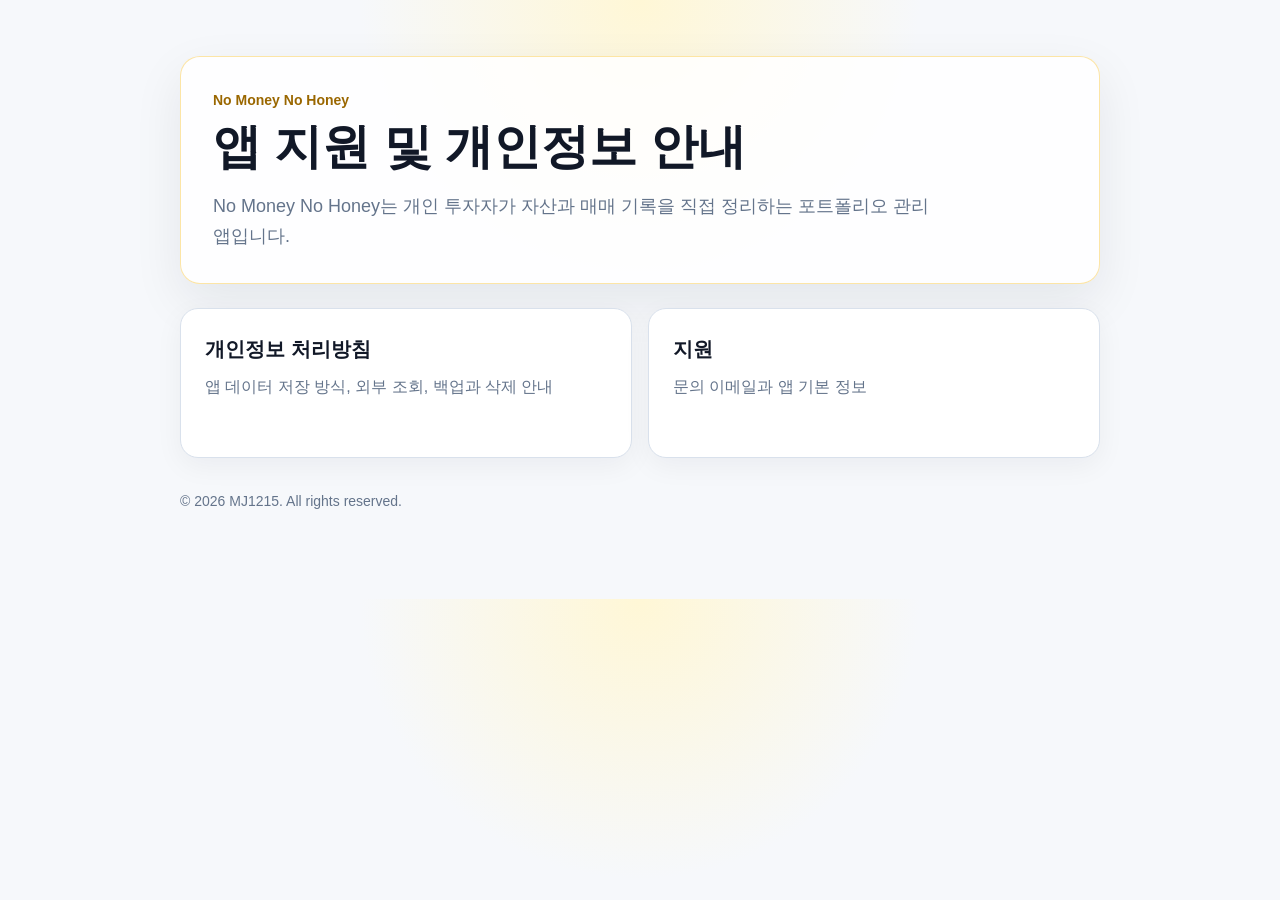
<file: index.html>
<!doctype html>
<html lang="ko">
  <head>
    <meta charset="utf-8" />
    <meta name="viewport" content="width=device-width, initial-scale=1" />
    <title>No Money No Honey</title>
    <meta
      name="description"
      content="No Money No Honey 개인정보 처리방침과 지원 안내"
    />
    <link rel="stylesheet" href="./styles.css" />
  </head>
  <body>
    <main class="page">
      <section class="hero">
        <p class="eyebrow">No Money No Honey</p>
        <h1>앱 지원 및 개인정보 안내</h1>
        <p class="lead">
          No Money No Honey는 개인 투자자가 자산과 매매 기록을 직접 정리하는
          포트폴리오 관리 앱입니다.
        </p>
      </section>

      <section class="cards" aria-label="문서 링크">
        <a class="card" href="./privacy/">
          <strong>개인정보 처리방침</strong>
          <span>앱 데이터 저장 방식, 외부 조회, 백업과 삭제 안내</span>
        </a>
        <a class="card" href="./support/">
          <strong>지원</strong>
          <span>문의 이메일과 앱 기본 정보</span>
        </a>
      </section>

      <p class="footer">© 2026 MJ1215. All rights reserved.</p>
    </main>
  </body>
</html>
</file>
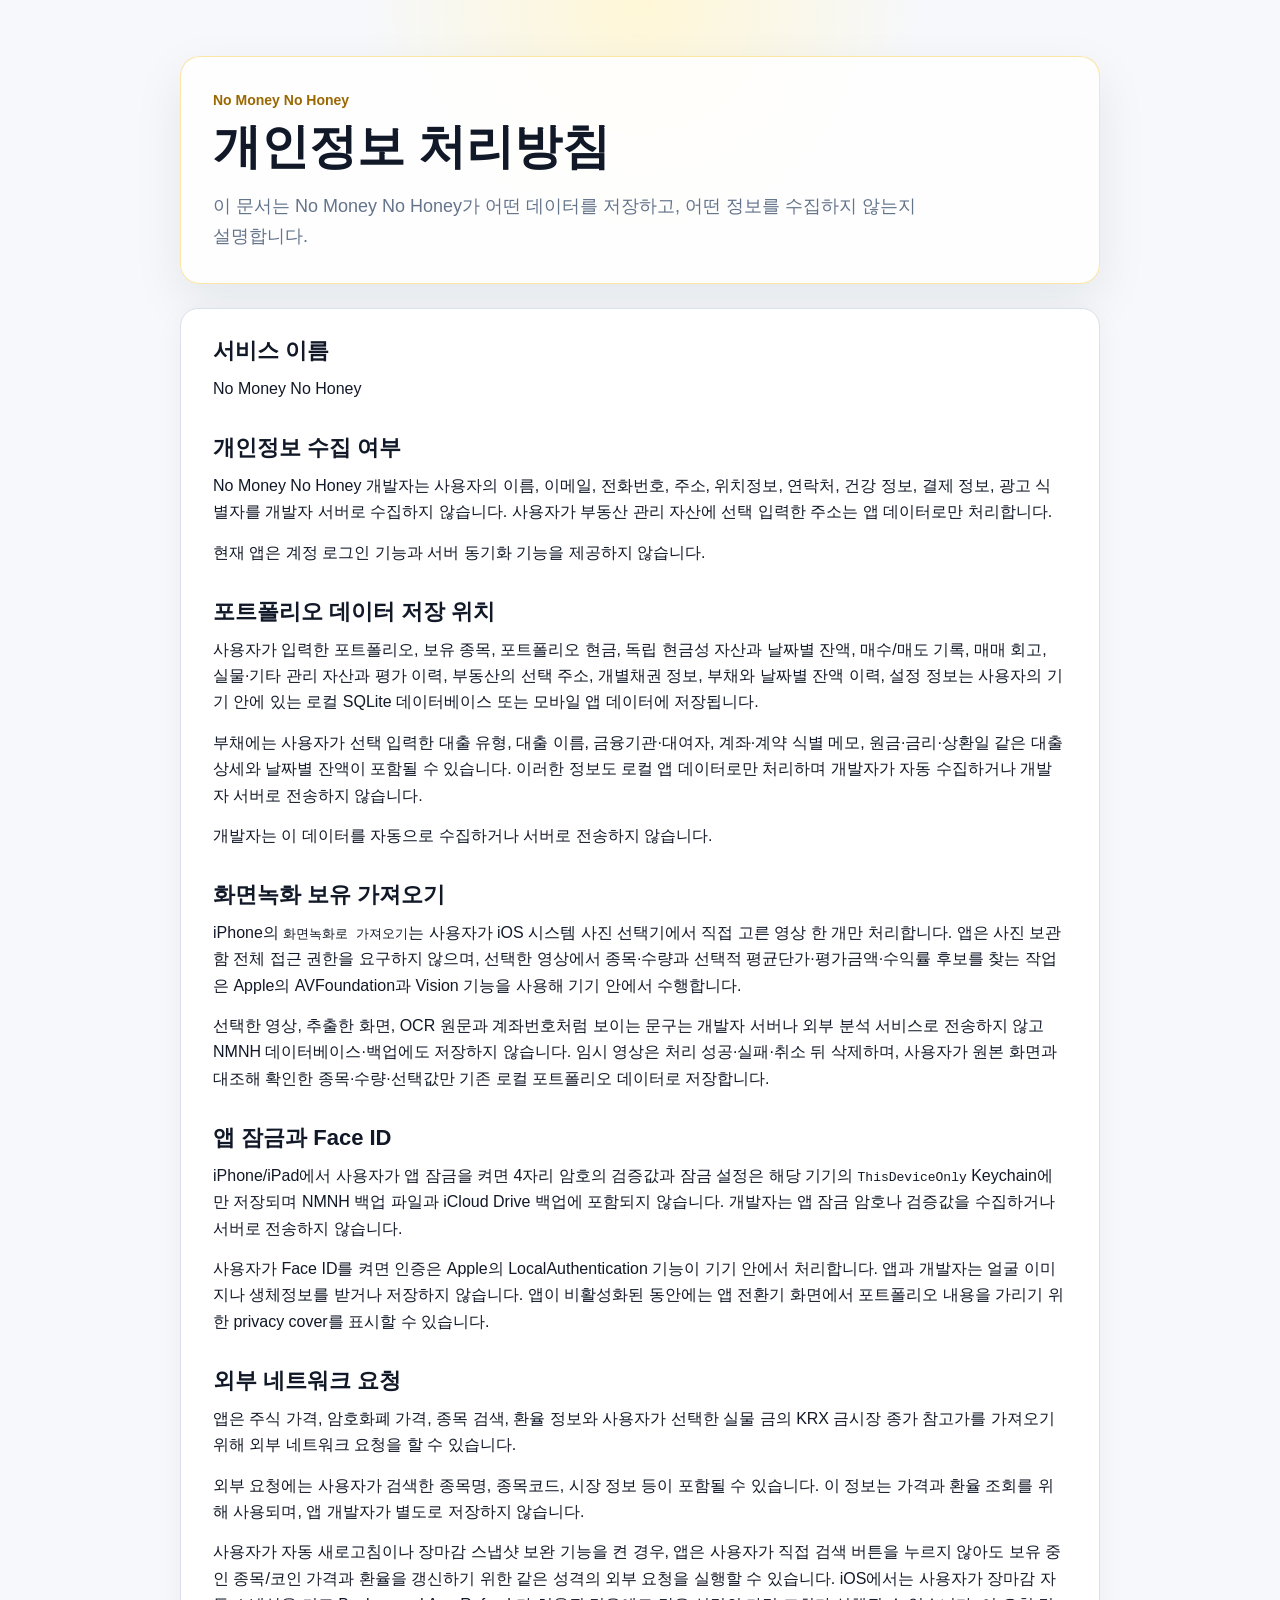
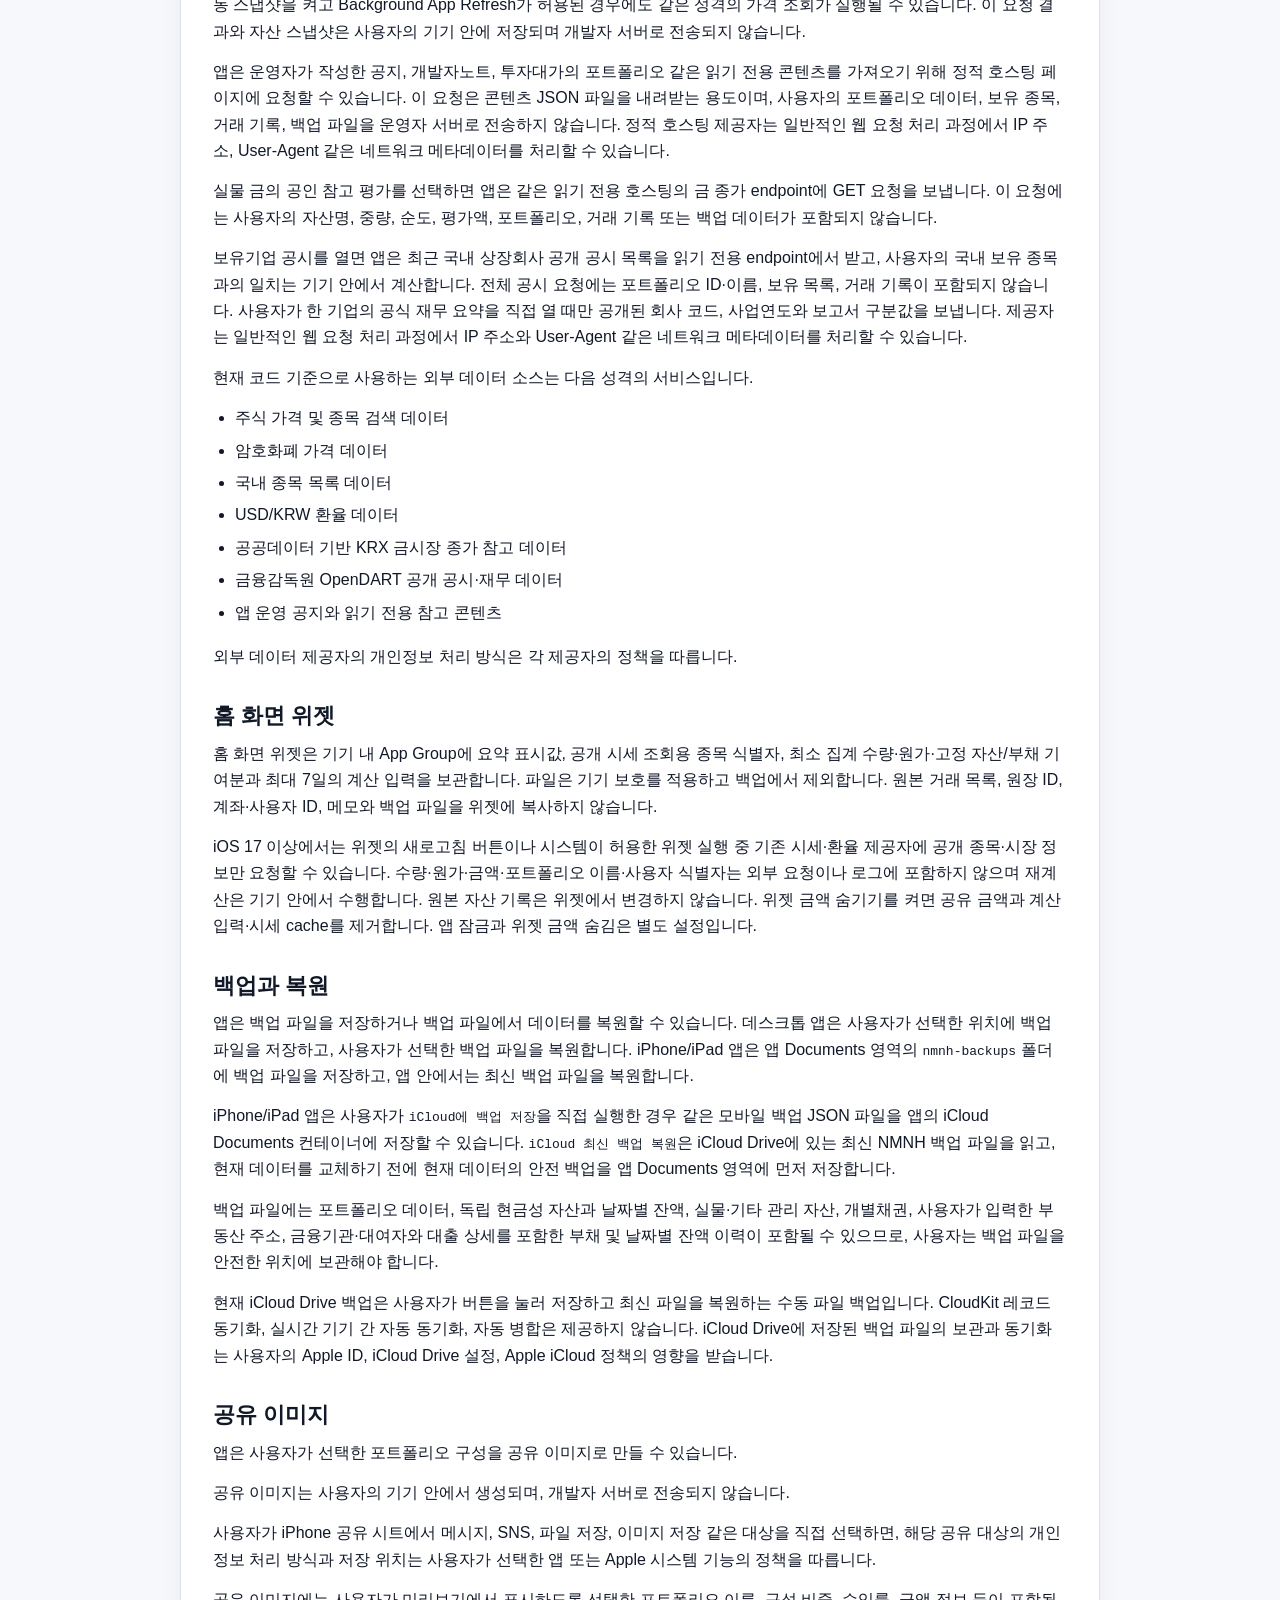
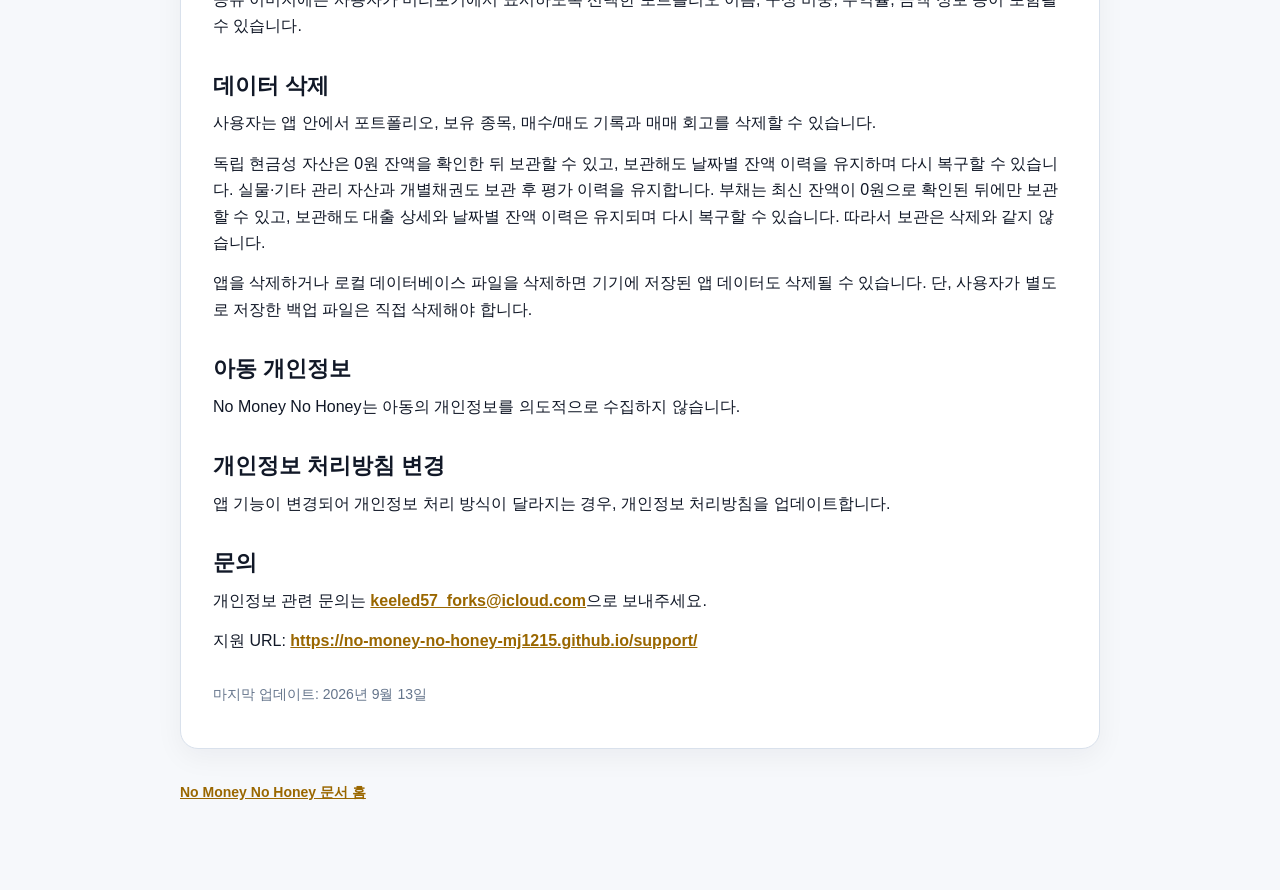
<file: privacy/index.html>
<!doctype html>
<html lang="ko">
  <head>
    <meta charset="utf-8" />
    <meta name="viewport" content="width=device-width, initial-scale=1" />
    <title>No Money No Honey 개인정보 처리방침</title>
    <meta
      name="description"
      content="No Money No Honey 개인정보 처리방침"
    />
    <link rel="stylesheet" href="../styles.css" />
  </head>
  <body>
    <main class="page">
      <section class="hero">
        <p class="eyebrow">No Money No Honey</p>
        <h1>개인정보 처리방침</h1>
        <p class="lead">
          이 문서는 No Money No Honey가 어떤 데이터를 저장하고, 어떤 정보를
          수집하지 않는지 설명합니다.
        </p>
      </section>

      <section class="content">
        <h2>서비스 이름</h2>
        <p>No Money No Honey</p>

        <h2>개인정보 수집 여부</h2>
        <p>
          No Money No Honey 개발자는 사용자의 이름, 이메일, 전화번호, 주소,
          위치정보, 연락처, 건강 정보, 결제 정보, 광고 식별자를 개발자 서버로
          수집하지 않습니다. 사용자가 부동산 관리 자산에 선택 입력한 주소는 앱
          데이터로만 처리합니다.
        </p>
        <p>
          현재 앱은 계정 로그인 기능과 서버 동기화 기능을 제공하지 않습니다.
        </p>

        <h2>포트폴리오 데이터 저장 위치</h2>
        <p>
          사용자가 입력한 포트폴리오, 보유 종목, 포트폴리오 현금, 독립 현금성
          자산과 날짜별 잔액, 매수/매도 기록, 매매 회고, 실물·기타 관리 자산과
          평가 이력, 부동산의 선택 주소, 개별채권 정보, 부채와 날짜별 잔액 이력,
          설정 정보는 사용자의 기기 안에 있는 로컬 SQLite 데이터베이스 또는
          모바일 앱 데이터에 저장됩니다.
        </p>
        <p>
          부채에는 사용자가 선택 입력한 대출 유형, 대출 이름, 금융기관·대여자,
          계좌·계약 식별 메모, 원금·금리·상환일 같은 대출 상세와 날짜별 잔액이
          포함될 수 있습니다. 이러한 정보도 로컬 앱 데이터로만 처리하며 개발자가
          자동 수집하거나 개발자 서버로 전송하지 않습니다.
        </p>
        <p>
          개발자는 이 데이터를 자동으로 수집하거나 서버로 전송하지 않습니다.
        </p>

        <h2>화면녹화 보유 가져오기</h2>
        <p>iPhone의 <code>화면녹화로 가져오기</code>는 사용자가 iOS 시스템 사진 선택기에서 직접 고른 영상 한 개만 처리합니다. 앱은 사진 보관함 전체 접근 권한을 요구하지 않으며, 선택한 영상에서 종목·수량과 선택적 평균단가·평가금액·수익률 후보를 찾는 작업은 Apple의 AVFoundation과 Vision 기능을 사용해 기기 안에서 수행합니다.</p>
        <p>선택한 영상, 추출한 화면, OCR 원문과 계좌번호처럼 보이는 문구는 개발자 서버나 외부 분석 서비스로 전송하지 않고 NMNH 데이터베이스·백업에도 저장하지 않습니다. 임시 영상은 처리 성공·실패·취소 뒤 삭제하며, 사용자가 원본 화면과 대조해 확인한 종목·수량·선택값만 기존 로컬 포트폴리오 데이터로 저장합니다.</p>

        <h2>앱 잠금과 Face ID</h2>
        <p>
          iPhone/iPad에서 사용자가 앱 잠금을 켜면 4자리 암호의 검증값과 잠금
          설정은 해당 기기의 <code>ThisDeviceOnly</code> Keychain에만 저장되며
          NMNH 백업 파일과 iCloud Drive 백업에 포함되지 않습니다. 개발자는 앱
          잠금 암호나 검증값을 수집하거나 서버로 전송하지 않습니다.
        </p>
        <p>
          사용자가 Face ID를 켜면 인증은 Apple의 LocalAuthentication 기능이
          기기 안에서 처리합니다. 앱과 개발자는 얼굴 이미지나 생체정보를 받거나
          저장하지 않습니다. 앱이 비활성화된 동안에는 앱 전환기 화면에서
          포트폴리오 내용을 가리기 위한 privacy cover를 표시할 수 있습니다.
        </p>

        <h2>외부 네트워크 요청</h2>
        <p>
          앱은 주식 가격, 암호화폐 가격, 종목 검색, 환율 정보와 사용자가 선택한
          실물 금의 KRX 금시장 종가 참고가를 가져오기 위해 외부 네트워크 요청을
          할 수 있습니다.
        </p>
        <p>
          외부 요청에는 사용자가 검색한 종목명, 종목코드, 시장 정보 등이 포함될
          수 있습니다. 이 정보는 가격과 환율 조회를 위해 사용되며, 앱 개발자가
          별도로 저장하지 않습니다.
        </p>
        <p>
          사용자가 자동 새로고침이나 장마감 스냅샷 보완 기능을 켠 경우, 앱은
          사용자가 직접 검색 버튼을 누르지 않아도 보유 중인 종목/코인 가격과
          환율을 갱신하기 위한 같은 성격의 외부 요청을 실행할 수 있습니다.
          iOS에서는 사용자가 장마감 자동 스냅샷을 켜고 Background App Refresh가
          허용된 경우에도 같은 성격의 가격 조회가 실행될 수 있습니다. 이 요청
          결과와 자산 스냅샷은 사용자의 기기 안에 저장되며 개발자 서버로 전송되지
          않습니다.
        </p>
        <p>
          앱은 운영자가 작성한 공지, 개발자노트, 투자대가의 포트폴리오 같은 읽기
          전용 콘텐츠를 가져오기 위해 정적 호스팅 페이지에 요청할 수 있습니다.
          이 요청은 콘텐츠 JSON 파일을 내려받는 용도이며, 사용자의 포트폴리오
          데이터, 보유 종목, 거래 기록, 백업 파일을 운영자 서버로 전송하지
          않습니다. 정적 호스팅 제공자는 일반적인 웹 요청 처리 과정에서 IP 주소,
          User-Agent 같은 네트워크 메타데이터를 처리할 수 있습니다.
        </p>
        <p>
          실물 금의 공인 참고 평가를 선택하면 앱은 같은 읽기 전용 호스팅의 금
          종가 endpoint에 GET 요청을 보냅니다. 이 요청에는 사용자의 자산명, 중량,
          순도, 평가액, 포트폴리오, 거래 기록 또는 백업 데이터가 포함되지
          않습니다.
        </p>
        <p>보유기업 공시를 열면 앱은 최근 국내 상장회사 공개 공시 목록을 읽기 전용 endpoint에서 받고, 사용자의 국내 보유 종목과의 일치는 기기 안에서 계산합니다. 전체 공시 요청에는 포트폴리오 ID·이름, 보유 목록, 거래 기록이 포함되지 않습니다. 사용자가 한 기업의 공식 재무 요약을 직접 열 때만 공개된 회사 코드, 사업연도와 보고서 구분값을 보냅니다. 제공자는 일반적인 웹 요청 처리 과정에서 IP 주소와 User-Agent 같은 네트워크 메타데이터를 처리할 수 있습니다.</p>
        <p>현재 코드 기준으로 사용하는 외부 데이터 소스는 다음 성격의 서비스입니다.</p>
        <ul>
          <li>주식 가격 및 종목 검색 데이터</li>
          <li>암호화폐 가격 데이터</li>
          <li>국내 종목 목록 데이터</li>
          <li>USD/KRW 환율 데이터</li>
          <li>공공데이터 기반 KRX 금시장 종가 참고 데이터</li>
          <li>금융감독원 OpenDART 공개 공시·재무 데이터</li>
          <li>앱 운영 공지와 읽기 전용 참고 콘텐츠</li>
        </ul>
        <p>
          외부 데이터 제공자의 개인정보 처리 방식은 각 제공자의 정책을 따릅니다.
        </p>

        <h2>홈 화면 위젯</h2>
        <p>홈 화면 위젯은 기기 내 App Group에 요약 표시값, 공개 시세 조회용 종목 식별자, 최소 집계 수량·원가·고정 자산/부채 기여분과 최대 7일의 계산 입력을 보관합니다. 파일은 기기 보호를 적용하고 백업에서 제외합니다. 원본 거래 목록, 원장 ID, 계좌·사용자 ID, 메모와 백업 파일을 위젯에 복사하지 않습니다.</p>
        <p>iOS 17 이상에서는 위젯의 새로고침 버튼이나 시스템이 허용한 위젯 실행 중 기존 시세·환율 제공자에 공개 종목·시장 정보만 요청할 수 있습니다. 수량·원가·금액·포트폴리오 이름·사용자 식별자는 외부 요청이나 로그에 포함하지 않으며 재계산은 기기 안에서 수행합니다. 원본 자산 기록은 위젯에서 변경하지 않습니다. 위젯 금액 숨기기를 켜면 공유 금액과 계산 입력·시세 cache를 제거합니다. 앱 잠금과 위젯 금액 숨김은 별도 설정입니다.</p>

        <h2>백업과 복원</h2>
        <p>
          앱은 백업 파일을 저장하거나 백업 파일에서 데이터를 복원할 수 있습니다.
          데스크톱 앱은 사용자가 선택한 위치에 백업 파일을 저장하고, 사용자가
          선택한 백업 파일을 복원합니다. iPhone/iPad 앱은 앱 Documents 영역의
          <code>nmnh-backups</code> 폴더에 백업 파일을 저장하고, 앱 안에서는 최신
          백업 파일을 복원합니다.
        </p>
        <p>
          iPhone/iPad 앱은 사용자가 <code>iCloud에 백업 저장</code>을 직접
          실행한 경우 같은 모바일 백업 JSON 파일을 앱의 iCloud Documents
          컨테이너에 저장할 수 있습니다. <code>iCloud 최신 백업 복원</code>은
          iCloud Drive에 있는 최신 NMNH 백업 파일을 읽고, 현재 데이터를
          교체하기 전에 현재 데이터의 안전 백업을 앱 Documents 영역에 먼저
          저장합니다.
        </p>
        <p>
          백업 파일에는 포트폴리오 데이터, 독립 현금성 자산과 날짜별 잔액,
          실물·기타 관리 자산, 개별채권, 사용자가 입력한 부동산 주소,
          금융기관·대여자와 대출 상세를 포함한 부채 및 날짜별 잔액 이력이 포함될
          수 있으므로, 사용자는 백업 파일을 안전한 위치에 보관해야 합니다.
        </p>
        <p>
          현재 iCloud Drive 백업은 사용자가 버튼을 눌러 저장하고 최신 파일을
          복원하는 수동 파일 백업입니다. CloudKit 레코드 동기화, 실시간 기기 간
          자동 동기화, 자동 병합은 제공하지 않습니다. iCloud Drive에 저장된 백업
          파일의 보관과 동기화는 사용자의 Apple ID, iCloud Drive 설정, Apple
          iCloud 정책의 영향을 받습니다.
        </p>

        <h2>공유 이미지</h2>
        <p>
          앱은 사용자가 선택한 포트폴리오 구성을 공유 이미지로 만들 수 있습니다.
        </p>
        <p>
          공유 이미지는 사용자의 기기 안에서 생성되며, 개발자 서버로 전송되지
          않습니다.
        </p>
        <p>
          사용자가 iPhone 공유 시트에서 메시지, SNS, 파일 저장, 이미지 저장 같은
          대상을 직접 선택하면, 해당 공유 대상의 개인정보 처리 방식과 저장
          위치는 사용자가 선택한 앱 또는 Apple 시스템 기능의 정책을 따릅니다.
        </p>
        <p>
          공유 이미지에는 사용자가 미리보기에서 표시하도록 선택한 포트폴리오
          이름, 구성 비중, 수익률, 금액 정보 등이 포함될 수 있습니다.
        </p>

        <h2>데이터 삭제</h2>
        <p>
          사용자는 앱 안에서 포트폴리오, 보유 종목, 매수/매도 기록과 매매 회고를
          삭제할 수 있습니다.
        </p>
        <p>
          독립 현금성 자산은 0원 잔액을 확인한 뒤 보관할 수 있고, 보관해도 날짜별
          잔액 이력을 유지하며 다시 복구할 수 있습니다. 실물·기타 관리 자산과
          개별채권도 보관 후 평가 이력을 유지합니다. 부채는 최신 잔액이 0원으로
          확인된 뒤에만 보관할 수 있고, 보관해도 대출 상세와 날짜별 잔액 이력은
          유지되며 다시 복구할 수 있습니다. 따라서 보관은 삭제와 같지 않습니다.
        </p>
        <p>
          앱을 삭제하거나 로컬 데이터베이스 파일을 삭제하면 기기에 저장된 앱
          데이터도 삭제될 수 있습니다. 단, 사용자가 별도로 저장한 백업 파일은
          직접 삭제해야 합니다.
        </p>

        <h2>아동 개인정보</h2>
        <p>
          No Money No Honey는 아동의 개인정보를 의도적으로 수집하지 않습니다.
        </p>

        <h2>개인정보 처리방침 변경</h2>
        <p>
          앱 기능이 변경되어 개인정보 처리 방식이 달라지는 경우, 개인정보
          처리방침을 업데이트합니다.
        </p>

        <h2>문의</h2>
        <p>
          개인정보 관련 문의는
          <a href="mailto:keeled57_forks@icloud.com">keeled57_forks@icloud.com</a>으로
          보내주세요.
        </p>
        <p>
          지원 URL:
          <a href="https://no-money-no-honey-mj1215.github.io/support/">
            https://no-money-no-honey-mj1215.github.io/support/
          </a>
        </p>

        <p class="meta">마지막 업데이트: 2026년 9월 13일</p>
      </section>

      <p class="footer">
        <a href="../">No Money No Honey 문서 홈</a>
      </p>
    </main>
  </body>
</html>
</file>
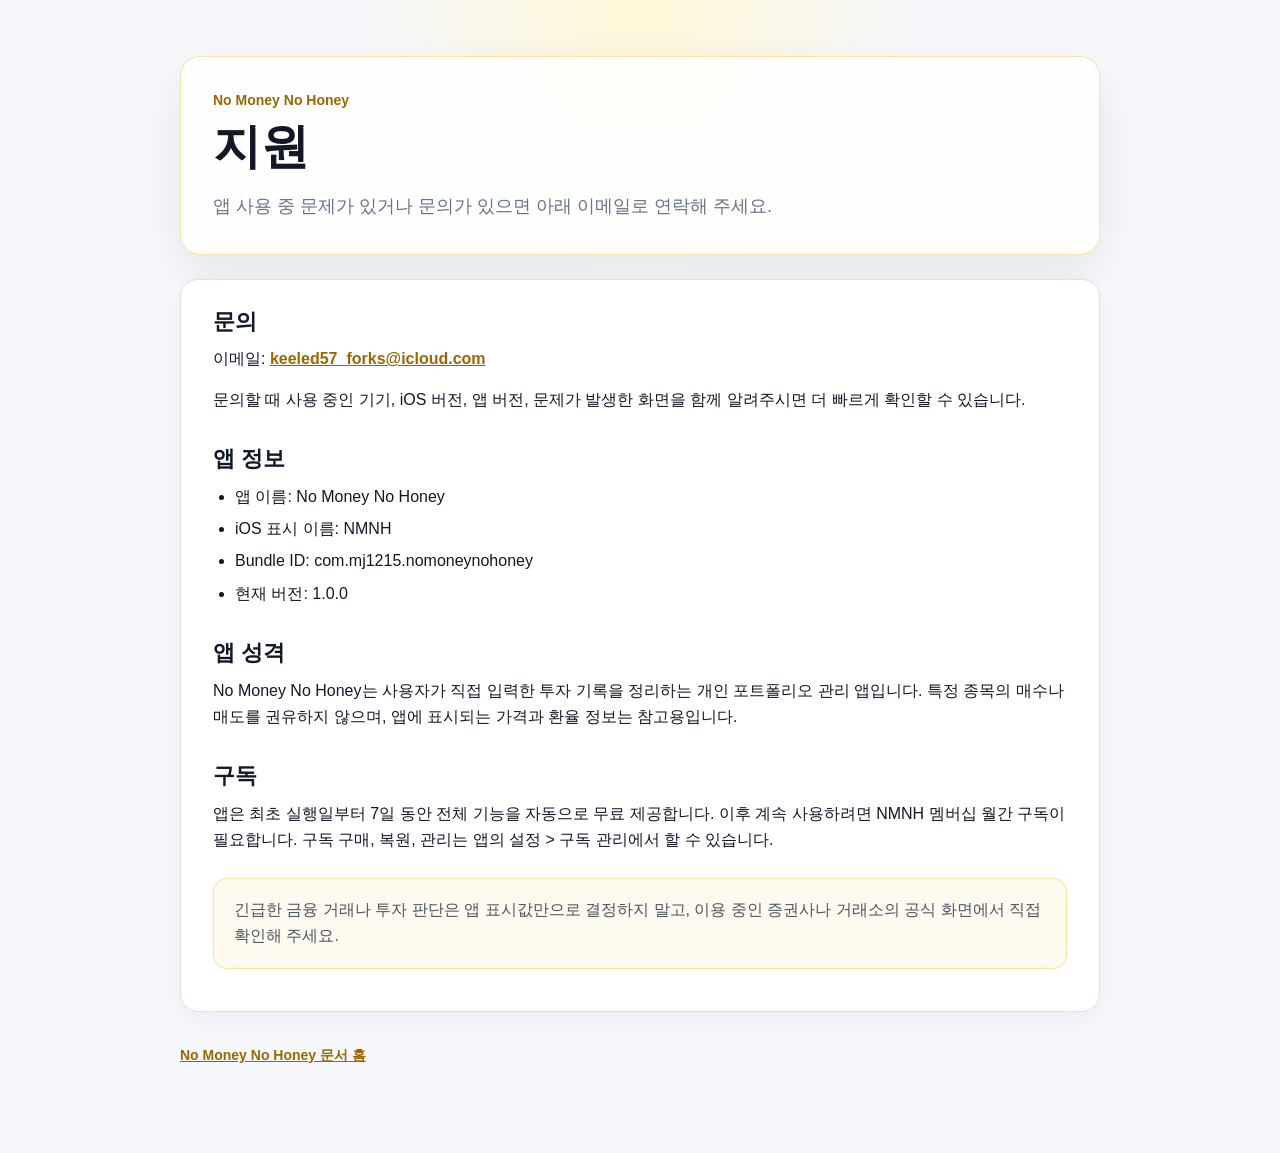
<file: support/index.html>
<!doctype html>
<html lang="ko">
  <head>
    <meta charset="utf-8" />
    <meta name="viewport" content="width=device-width, initial-scale=1" />
    <title>No Money No Honey 지원</title>
    <meta name="description" content="No Money No Honey 지원 안내" />
    <link rel="stylesheet" href="../styles.css" />
  </head>
  <body>
    <main class="page">
      <section class="hero">
        <p class="eyebrow">No Money No Honey</p>
        <h1>지원</h1>
        <p class="lead">
          앱 사용 중 문제가 있거나 문의가 있으면 아래 이메일로 연락해 주세요.
        </p>
      </section>

      <section class="content">
        <h2>문의</h2>
        <p>
          이메일:
          <a href="mailto:keeled57_forks@icloud.com">keeled57_forks@icloud.com</a>
        </p>
        <p>
          문의할 때 사용 중인 기기, iOS 버전, 앱 버전, 문제가 발생한 화면을 함께
          알려주시면 더 빠르게 확인할 수 있습니다.
        </p>

        <h2>앱 정보</h2>
        <ul>
          <li>앱 이름: No Money No Honey</li>
          <li>iOS 표시 이름: NMNH</li>
          <li>Bundle ID: com.mj1215.nomoneynohoney</li>
          <li>현재 버전: 1.0.0</li>
        </ul>

        <h2>앱 성격</h2>
        <p>
          No Money No Honey는 사용자가 직접 입력한 투자 기록을 정리하는 개인
          포트폴리오 관리 앱입니다. 특정 종목의 매수나 매도를 권유하지 않으며,
          앱에 표시되는 가격과 환율 정보는 참고용입니다.
        </p>

        <h2>구독</h2>
        <p>
          앱은 최초 실행일부터 7일 동안 전체 기능을 자동으로 무료 제공합니다.
          이후 계속 사용하려면 NMNH 멤버십 월간 구독이 필요합니다. 구독 구매,
          복원, 관리는 앱의 설정 &gt; 구독 관리에서 할 수 있습니다.
        </p>

        <p class="note">
          긴급한 금융 거래나 투자 판단은 앱 표시값만으로 결정하지 말고, 이용 중인
          증권사나 거래소의 공식 화면에서 직접 확인해 주세요.
        </p>
      </section>

      <p class="footer">
        <a href="../">No Money No Honey 문서 홈</a>
      </p>
    </main>
  </body>
</html>
</file>
<file: styles.css>
:root {
  color-scheme: light;
  --bg: #f6f8fb;
  --surface: #ffffff;
  --surface-soft: #fffaf0;
  --text: #111827;
  --muted: #64748b;
  --line: #d9e1ec;
  --brand: #f8b400;
  --brand-dark: #9a6700;
  --shadow: 0 18px 50px rgba(15, 23, 42, 0.08);
}

* {
  box-sizing: border-box;
}

body {
  margin: 0;
  background: radial-gradient(circle at top, #fff7d6 0, #f6f8fb 280px);
  color: var(--text);
  font-family: -apple-system, BlinkMacSystemFont, "Segoe UI", sans-serif;
  line-height: 1.65;
}

a {
  color: var(--brand-dark);
  font-weight: 700;
}

.page {
  width: min(920px, calc(100% - 32px));
  margin: 0 auto;
  padding: 56px 0 72px;
}

.hero {
  padding: 32px;
  border: 1px solid rgba(248, 180, 0, 0.35);
  border-radius: 20px;
  background: rgba(255, 255, 255, 0.84);
  box-shadow: var(--shadow);
}

.eyebrow {
  margin: 0 0 8px;
  color: var(--brand-dark);
  font-size: 14px;
  font-weight: 800;
}

h1 {
  margin: 0;
  font-size: clamp(32px, 6vw, 48px);
  line-height: 1.12;
  letter-spacing: 0;
}

.lead {
  max-width: 720px;
  margin: 18px 0 0;
  color: var(--muted);
  font-size: 18px;
}

.content {
  margin-top: 24px;
  padding: 28px 32px;
  border: 1px solid var(--line);
  border-radius: 18px;
  background: var(--surface);
  box-shadow: 0 8px 28px rgba(15, 23, 42, 0.05);
}

h2 {
  margin: 32px 0 10px;
  font-size: 22px;
  line-height: 1.3;
}

h2:first-child {
  margin-top: 0;
}

p {
  margin: 0 0 14px;
}

ul {
  margin: 8px 0 18px;
  padding-left: 22px;
}

li {
  margin: 6px 0;
}

.cards {
  display: grid;
  grid-template-columns: repeat(auto-fit, minmax(240px, 1fr));
  gap: 16px;
  margin-top: 24px;
}

.card {
  display: block;
  min-height: 150px;
  padding: 24px;
  border: 1px solid var(--line);
  border-radius: 18px;
  background: var(--surface);
  color: inherit;
  text-decoration: none;
  box-shadow: 0 8px 28px rgba(15, 23, 42, 0.05);
}

.card strong {
  display: block;
  margin-bottom: 8px;
  font-size: 20px;
}

.card span {
  color: var(--muted);
  font-weight: 500;
}

.note {
  margin-top: 24px;
  padding: 18px 20px;
  border: 1px solid rgba(248, 180, 0, 0.35);
  border-radius: 14px;
  background: var(--surface-soft);
  color: #4b5563;
}

.meta {
  margin-top: 28px;
  color: var(--muted);
  font-size: 14px;
}

.footer {
  margin-top: 32px;
  color: var(--muted);
  font-size: 14px;
}

@media (max-width: 640px) {
  .page {
    width: min(100% - 24px, 920px);
    padding: 28px 0 48px;
  }

  .hero,
  .content {
    padding: 24px 20px;
    border-radius: 16px;
  }
}
</file>
